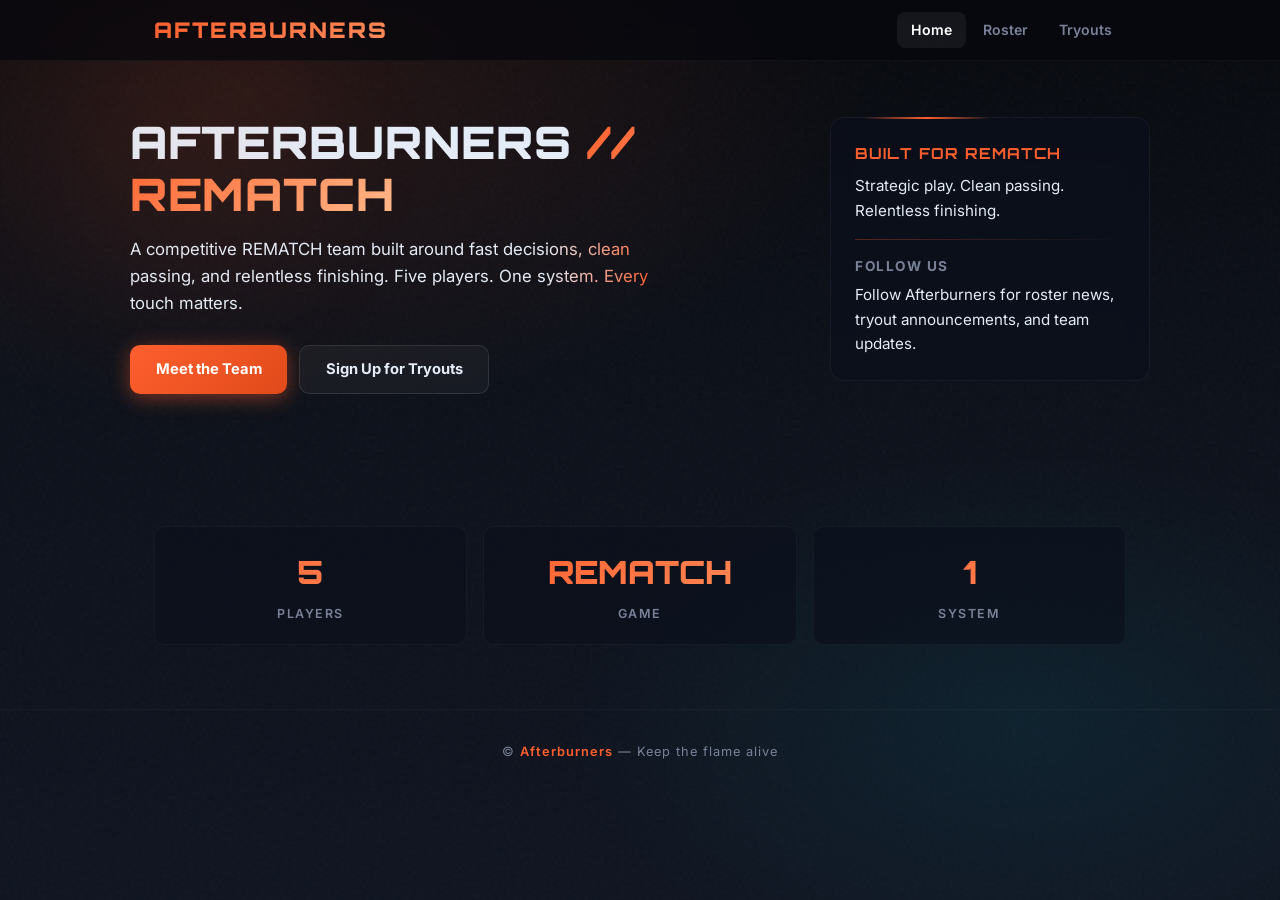
<file: index.html>
<!doctype html>
<html lang="en">
<head>
  <meta charset="utf-8" />
  <meta name="viewport" content="width=device-width,initial-scale=1" />
  <title>Afterburners — REMATCH Esports</title>
  <link rel="stylesheet" href="styles.css" />
</head>
<body>
  <header class="site-header">
    <div class="container">
      <h1 class="logo">Afterburners</h1>
      <nav class="main-nav">
        <a href="index.html" class="active">Home</a>
        <a href="roster.html">Roster</a>
        <a href="tryouts.html">Tryouts</a>
      </nav>
    </div>
  </header>

  <main class="container hero">
    <section class="hero-section">
      <div style="position:relative">
        <div class="glow-orb" style="width:200px;height:200px;background:rgba(255,95,46,0.08);top:-60px;left:-40px;animation-delay:0s"></div>
      </div>
      <h2>Afterburners <span>// REMATCH</span></h2>
      <p class="hero-shimmer">A competitive REMATCH team built around fast decisions, clean passing, and relentless finishing. Five players. One system. Every touch matters.</p>
      <p class="cta-row">
        <a class="btn primary" href="roster.html">Meet the Team</a>
        <a class="btn outline" href="tryouts.html">Sign Up for Tryouts</a>
      </p>
    </section>

    <aside class="panel">
      <h3>Built for REMATCH</h3>
      <p>Strategic play. Clean passing. Relentless finishing.</p>
      <hr />
      <h4>Follow Us</h4>
      <p>Follow Afterburners for roster news, tryout announcements, and team updates.</p>
    </aside>
  </main>

  <section class="container">
    <div class="stats-bar">
      <div class="stat-card">
        <div class="number">5</div>
        <div class="label">Players</div>
      </div>
      <div class="stat-card">
        <div class="number">REMATCH</div>
        <div class="label">Game</div>
      </div>
      <div class="stat-card">
        <div class="number">1</div>
        <div class="label">System</div>
      </div>
    </div>
  </section>

  <footer class="site-footer">
    <div class="container">
      <small>&copy; <span class="footer-accent">Afterburners</span> &mdash; Keep the flame alive</small>
    </div>
  </footer>
</body>
</html>
</file>
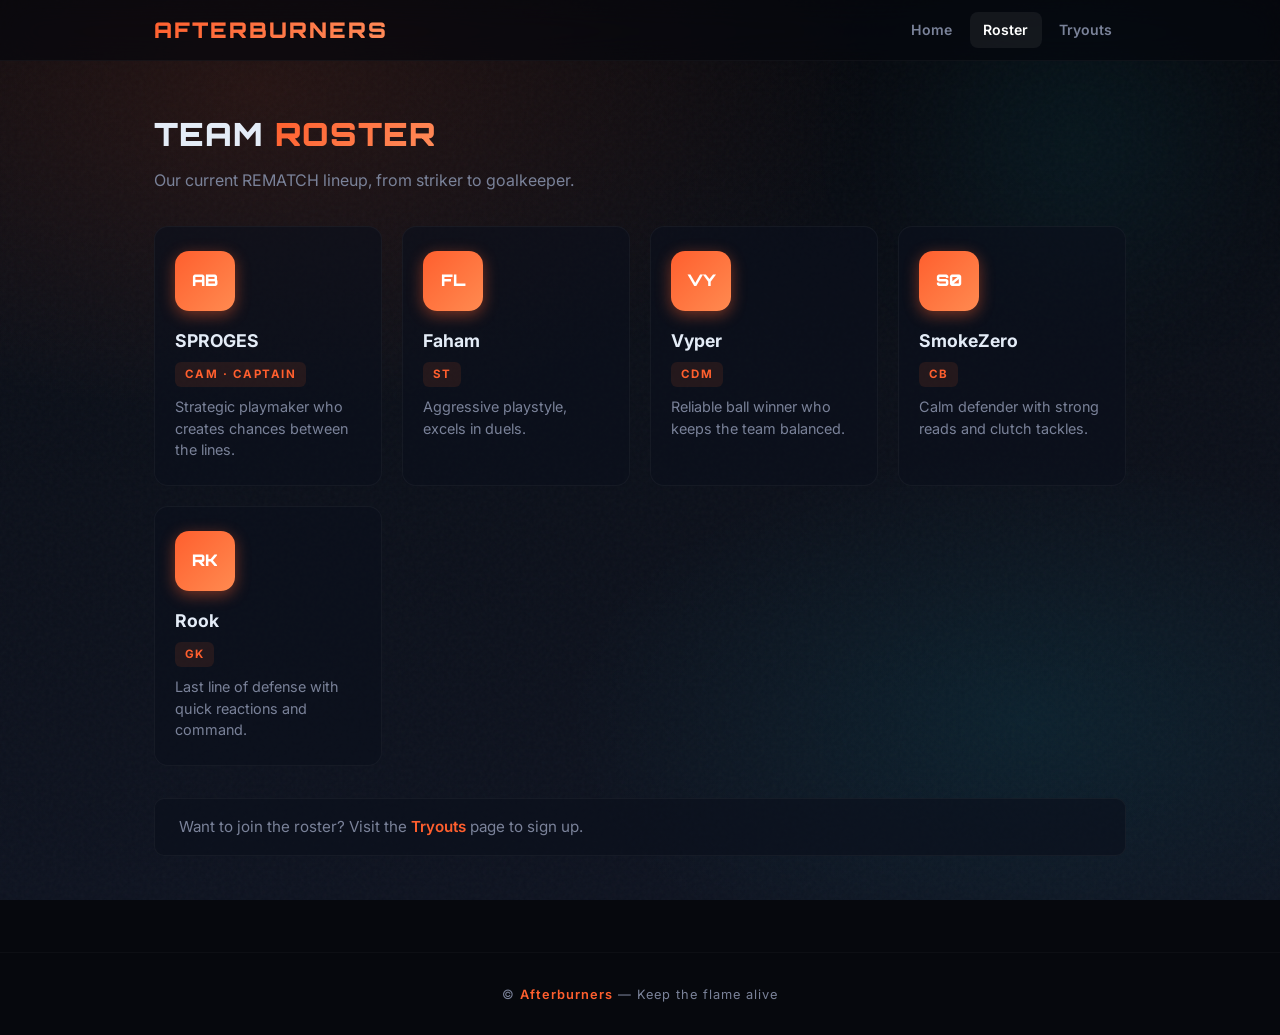
<file: roster.html>
<!doctype html>
<html lang="en">
<head>
  <meta charset="utf-8" />
  <meta name="viewport" content="width=device-width,initial-scale=1" />
  <title>Afterburners — REMATCH Roster</title>
  <link rel="stylesheet" href="styles.css" />
</head>
<body>
  <header class="site-header">
    <div class="container">
      <h1 class="logo">Afterburners</h1>
      <nav class="main-nav">
        <a href="index.html">Home</a>
        <a href="roster.html" class="active">Roster</a>
        <a href="tryouts.html">Tryouts</a>
      </nav>
    </div>
  </header>

  <main class="container" style="padding-top:3rem;padding-bottom:2rem">
    <div style="position:relative">
      <div class="glow-orb" style="width:260px;height:260px;background:rgba(0,229,255,0.06);top:-100px;right:-80px;animation-delay:1s"></div>
    </div>
    <h2 class="section-title">Team <span>Roster</span></h2>
    <p class="section-sub">Our current REMATCH lineup, from striker to goalkeeper.</p>

    <section class="roster-grid">
      <article class="player-card">
        <div class="avatar">AB</div>
        <h3>SPROGES</h3>
        <div class="role-tag">CAM &middot; Captain</div>
        <p>Strategic playmaker who creates chances between the lines.</p>
      </article>

      <article class="player-card">
        <div class="avatar">FL</div>
        <h3>Faham</h3>
        <div class="role-tag">ST</div>
        <p>Aggressive playstyle, excels in duels.</p>
      </article>

      <article class="player-card">
        <div class="avatar">VY</div>
        <h3>Vyper</h3>
        <div class="role-tag">CDM</div>
        <p>Reliable ball winner who keeps the team balanced.</p>
      </article>

      <article class="player-card">
        <div class="avatar">S0</div>
        <h3>SmokeZero</h3>
        <div class="role-tag">CB</div>
        <p>Calm defender with strong reads and clutch tackles.</p>
      </article>

      <article class="player-card">
        <div class="avatar">RK</div>
        <h3>Rook</h3>
        <div class="role-tag">GK</div>
        <p>Last line of defense with quick reactions and command.</p>
      </article>
    </section>

    <p class="note">Want to join the roster? Visit the <a href="tryouts.html">Tryouts</a> page to sign up.</p>
  </main>

  <footer class="site-footer">
    <div class="container">
      <small>&copy; <span class="footer-accent">Afterburners</span> &mdash; Keep the flame alive</small>
    </div>
  </footer>
</body>
</html>
</file>
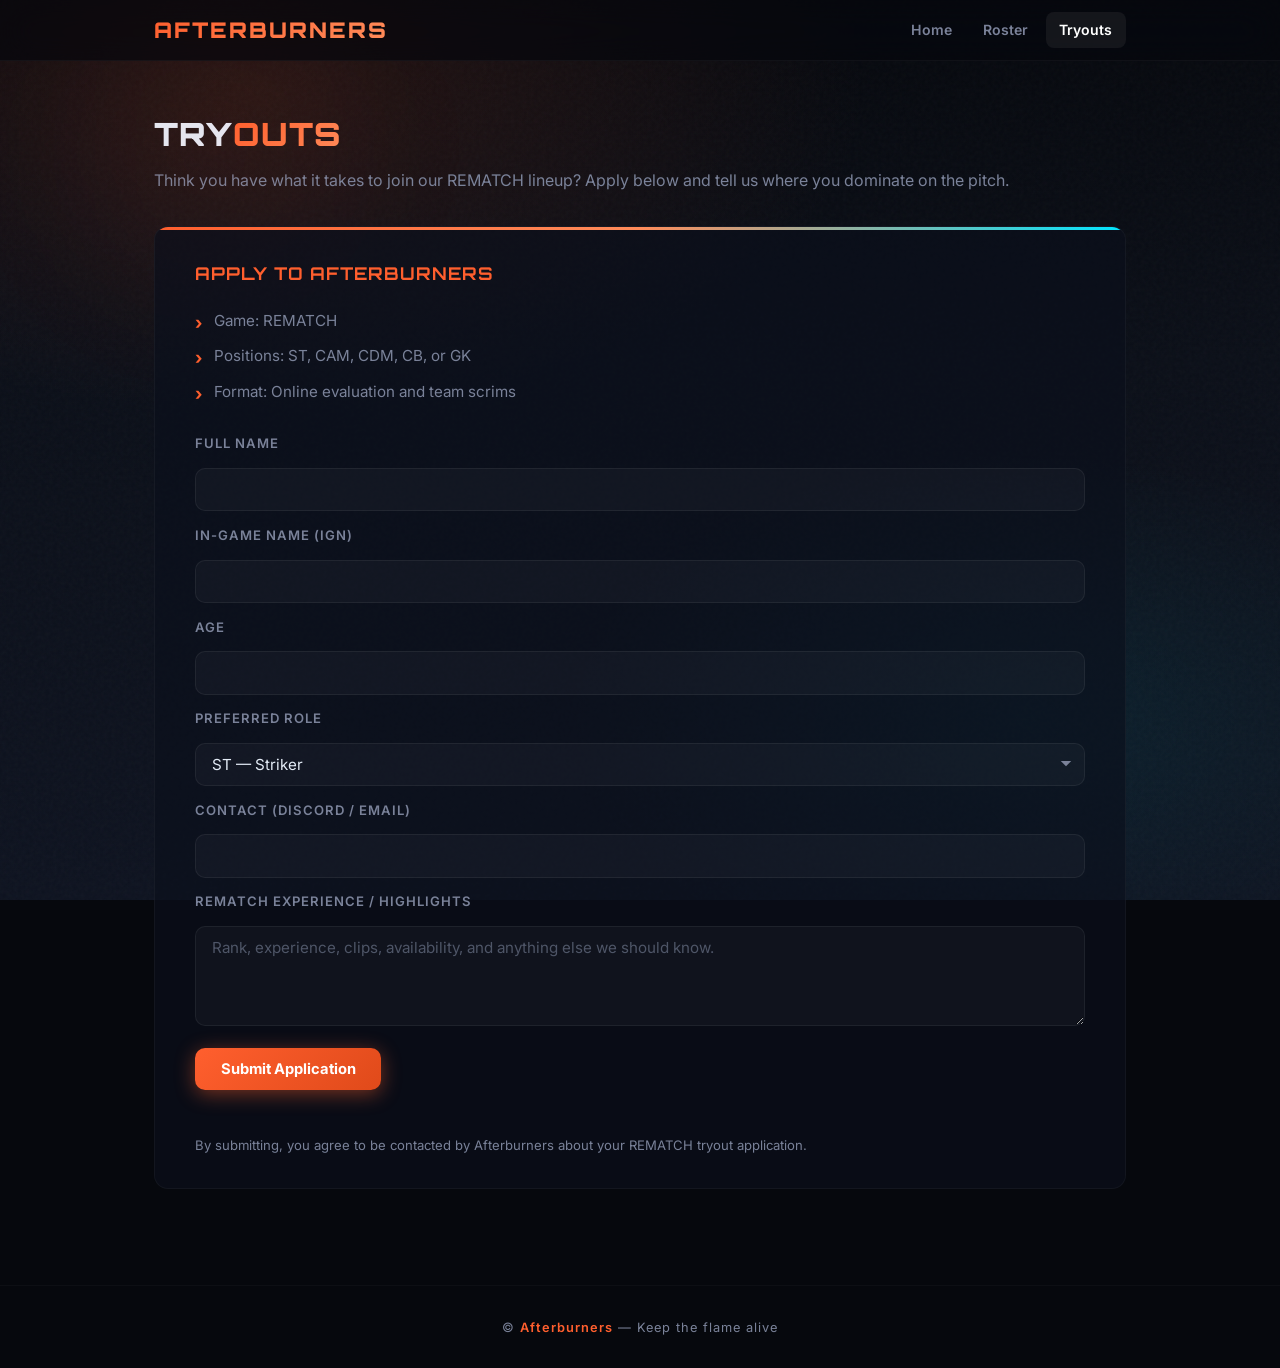
<file: tryouts.html>
<!doctype html>
<html lang="en">
<head>
  <meta charset="utf-8" />
  <meta name="viewport" content="width=device-width,initial-scale=1" />
  <title>Afterburners — REMATCH Tryouts</title>
  <link rel="stylesheet" href="styles.css" />
</head>
<body>
  <header class="site-header">
    <div class="container">
      <h1 class="logo">Afterburners</h1>
      <nav class="main-nav">
        <a href="index.html">Home</a>
        <a href="roster.html">Roster</a>
        <a href="tryouts.html" class="active">Tryouts</a>
      </nav>
    </div>
  </header>

  <main class="container" style="padding-top:3rem;padding-bottom:2rem">
    <div style="position:relative">
      <div class="glow-orb" style="width:240px;height:240px;background:rgba(255,95,46,0.06);top:-80px;left:-60px;animation-delay:0.5s"></div>
    </div>
    <h2 class="section-title">Try<span>outs</span></h2>
    <p class="section-sub">Think you have what it takes to join our REMATCH lineup? Apply below and tell us where you dominate on the pitch.</p>

    <section class="tryout-panel">
      <h3>Apply to Afterburners</h3>
      <ul>
        <li>Game: REMATCH</li>
        <li>Positions: ST, CAM, CDM, CB, or GK</li>
        <li>Format: Online evaluation and team scrims</li>
      </ul>

      <form id="tryoutForm" class="tryout-form" action="https://formsubmit.co/ajax/Plutomydog1a@gmail.com" method="POST">
        <input type="hidden" name="_subject" value="New Afterburners REMATCH tryout application" />
        <input type="hidden" name="_captcha" value="false" />
        <input type="text" name="_honey" class="honeypot" tabindex="-1" autocomplete="off" />
        <label for="name">Full name</label>
        <input id="name" name="name" required />

        <label for="ign">In-game name (IGN)</label>
        <input id="ign" name="ign" required />

        <label for="age">Age</label>
        <input id="age" name="age" type="number" min="13" />

        <label for="role">Preferred role</label>
        <select id="role" name="role">
          <option>ST — Striker</option>
          <option>CAM — Attacking Midfielder</option>
          <option>CDM — Defensive Midfielder</option>
          <option>CB — Center Back</option>
          <option>GK — Goalkeeper</option>
        </select>

        <label for="contact">Contact (Discord / Email)</label>
        <input id="contact" name="contact" required />

        <label for="notes">REMATCH experience / highlights</label>
        <textarea id="notes" name="notes" rows="4" placeholder="Rank, experience, clips, availability, and anything else we should know."></textarea>

        <button type="submit" class="btn primary">Submit Application</button>
        <div id="tryoutMessage" class="form-message" aria-live="polite"></div>
      </form>

      <p class="small">By submitting, you agree to be contacted by Afterburners about your REMATCH tryout application.</p>
    </section>
  </main>

  <script src="main.js"></script>
  <footer class="site-footer">
    <div class="container">
      <small>&copy; <span class="footer-accent">Afterburners</span> &mdash; Keep the flame alive</small>
    </div>
  </footer>
</body>
</html>
</file>
<file: styles.css>
/* Afterburners REMATCH Esports — Modern Flashy Redesign */

@import url('https://fonts.googleapis.com/css2?family=Orbitron:wght@500;700;900&family=Inter:wght@400;500;600;700&display=swap');

/* ── tokens ──────────────────────────────────────────── */
:root {
  --bg: #06080d;
  --bg2: #0b0f18;
  --card: rgba(12, 16, 28, 0.65);
  --glass: rgba(255,255,255,0.04);
  --glass-hi: rgba(255,255,255,0.08);
  --accent: #ff5f2e;
  --accent2: #ff8c5a;
  --glow: rgba(255,95,46,0.45);
  --cyan: #00e5ff;
  --muted: #7a8299;
  --text: #e4ecf7;
  --white: #fff;
  --radius: 14px;
  --radius-sm: 10px;
}

/* ── reset & base ────────────────────────────────────── */
*, *::before, *::after { box-sizing: border-box; margin: 0; padding: 0; }

html { scroll-behavior: smooth; }

body {
  font-family: 'Inter', system-ui, Segoe UI, Roboto, sans-serif;
  background: var(--bg);
  color: var(--text);
  line-height: 1.6;
  overflow-x: hidden;
  min-height: 100vh;
}

/* animated background mesh */
body::before {
  content: '';
  position: fixed;
  inset: 0;
  z-index: -2;
  background:
    radial-gradient(ellipse 80% 60% at 20% 10%, rgba(255,95,46,0.12) 0%, transparent 60%),
    radial-gradient(ellipse 60% 50% at 80% 80%, rgba(0,229,255,0.07) 0%, transparent 60%),
    linear-gradient(180deg, #06080d 0%, #0b0f18 40%, #0e1320 100%);
}

/* subtle grain overlay */
body::after {
  content: '';
  position: fixed;
  inset: 0;
  z-index: -1;
  background-image: url("data:image/svg+xml,%3Csvg viewBox='0 0 256 256' xmlns='http://www.w3.org/2000/svg'%3E%3Cfilter id='noise'%3E%3CfeTurbulence type='fractalNoise' baseFrequency='0.9' numOctaves='4' stitchTiles='stitch'/%3E%3C/filter%3E%3Crect width='100%25' height='100%25' filter='url(%23noise)' opacity='0.03'/%3E%3C/svg%3E");
  pointer-events: none;
}

/* ── layout ──────────────────────────────────────────── */
.container { max-width: 1020px; margin: 0 auto; padding: 0 1.5rem; }

/* ── header ──────────────────────────────────────────── */
.site-header {
  position: sticky;
  top: 0;
  z-index: 100;
  background: rgba(6,8,13,0.72);
  -webkit-backdrop-filter: blur(18px) saturate(1.4);
  backdrop-filter: blur(18px) saturate(1.4);
  border-bottom: 1px solid rgba(255,255,255,0.04);
}
.site-header .container {
  display: flex;
  align-items: center;
  justify-content: space-between;
  height: 60px;
}

.logo {
  font-family: 'Orbitron', 'Inter', sans-serif;
  font-size: 1.35rem;
  font-weight: 900;
  letter-spacing: 2px;
  text-transform: uppercase;
  background: linear-gradient(135deg, var(--accent), var(--accent2));
  -webkit-background-clip: text;
  background-clip: text;
  -webkit-text-fill-color: transparent;
}

.main-nav { display: flex; align-items: center; gap: 0.25rem; }
.main-nav a {
  color: var(--muted);
  text-decoration: none;
  font-size: 0.88rem;
  font-weight: 600;
  padding: 0.4rem 0.85rem;
  border-radius: 8px;
  transition: all 0.25s ease;
  position: relative;
}
.main-nav a:hover,
.main-nav a.active {
  color: var(--white);
  background: rgba(255,255,255,0.06);
}
.main-nav a::after {
  content: '';
  position: absolute;
  bottom: 2px;
  left: 50%;
  width: 0;
  height: 2px;
  background: var(--accent);
  border-radius: 2px;
  transition: all 0.3s ease;
  transform: translateX(-50%);
}
.main-nav a:hover::after { width: 60%; }

/* ── hero ────────────────────────────────────────────── */
.hero {
  display: grid;
  grid-template-columns: 1fr 320px;
  gap: 2rem;
  padding: 3.5rem 0 4rem;
  align-items: start;
}

.hero-section h2 {
  font-family: 'Orbitron', 'Inter', sans-serif;
  font-size: clamp(1.8rem, 4vw, 2.8rem);
  font-weight: 900;
  letter-spacing: 1px;
  line-height: 1.15;
  margin-bottom: 1rem;
  text-transform: uppercase;
}
.hero-section h2 span {
  display: inline;
  background: linear-gradient(135deg, var(--accent), var(--accent2), #ffba8c);
  -webkit-background-clip: text;
  background-clip: text;
  -webkit-text-fill-color: transparent;
}

.hero-section p {
  font-size: 1.05rem;
  color: var(--muted);
  max-width: 520px;
  margin-bottom: 1.75rem;
}

/* ── cta buttons ─────────────────────────────────────── */
.cta-row { display: flex; gap: 0.75rem; flex-wrap: wrap; }

.btn {
  display: inline-flex;
  align-items: center;
  justify-content: center;
  font-family: 'Inter', sans-serif;
  font-size: 0.92rem;
  font-weight: 700;
  padding: 0.75rem 1.6rem;
  border-radius: var(--radius-sm);
  text-decoration: none;
  border: none;
  cursor: pointer;
  transition: all 0.3s cubic-bezier(.25,.8,.25,1);
  position: relative;
  overflow: hidden;
}
.btn::before {
  content: '';
  position: absolute;
  inset: 0;
  background: linear-gradient(135deg, rgba(255,255,255,0.15), transparent);
  opacity: 0;
  transition: opacity 0.3s;
}
.btn:hover::before { opacity: 1; }

.btn.primary,
.btn:not(.outline) {
  background: linear-gradient(135deg, var(--accent), #e04a1a);
  color: var(--white);
  box-shadow: 0 4px 20px var(--glow), 0 0 0 0 var(--glow);
}
.btn.primary:hover,
.btn:not(.outline):hover {
  transform: translateY(-2px);
  box-shadow: 0 6px 30px var(--glow), 0 0 40px rgba(255,95,46,0.2);
}
.btn.primary:active,
.btn:not(.outline):active { transform: translateY(0); }

.btn.outline {
  background: var(--glass);
  border: 1px solid rgba(255,255,255,0.1);
  color: var(--text);
  -webkit-backdrop-filter: blur(8px);
  backdrop-filter: blur(8px);
}
.btn.outline:hover {
  background: var(--glass-hi);
  border-color: rgba(255,255,255,0.18);
  transform: translateY(-2px);
}

/* ── side panel ──────────────────────────────────────── */
.panel {
  background: var(--card);
  border: 1px solid rgba(255,255,255,0.05);
  border-radius: var(--radius);
  padding: 1.5rem;
  -webkit-backdrop-filter: blur(12px);
  backdrop-filter: blur(12px);
  position: relative;
  transition: border-color 0.3s;
}
.panel:hover { border-color: rgba(255,95,46,0.2); }
.panel h3 {
  font-family: 'Orbitron', 'Inter', sans-serif;
  font-size: 0.95rem;
  font-weight: 700;
  letter-spacing: 1px;
  text-transform: uppercase;
  color: var(--accent);
  margin-bottom: 0.5rem;
}
.panel h4 {
  font-size: 0.85rem;
  font-weight: 700;
  text-transform: uppercase;
  letter-spacing: 1.5px;
  color: var(--muted);
  margin-bottom: 0.35rem;
}
.panel p { font-size: 0.95rem; }
.panel hr {
  border: none;
  height: 1px;
  background: linear-gradient(90deg, rgba(255,95,46,0.3), transparent);
  margin: 1rem 0;
}
.panel::before {
  content: '';
  position: absolute;
  top: -1px;
  left: 2rem;
  width: 40%;
  height: 2px;
  background: linear-gradient(90deg, transparent, var(--accent), transparent);
  border-radius: 2px;
}

/* ── stats bar ───────────────────────────────────────── */
.stats-bar {
  display: grid;
  grid-template-columns: repeat(3, 1fr);
  gap: 1rem;
  margin-top: 2.5rem;
}
.stat-card {
  background: var(--card);
  border: 1px solid rgba(255,255,255,0.04);
  border-radius: var(--radius-sm);
  padding: 1.25rem;
  text-align: center;
  transition: all 0.3s ease;
}
.stat-card:hover {
  border-color: rgba(255,95,46,0.25);
  transform: translateY(-3px);
  box-shadow: 0 8px 30px rgba(0,0,0,0.3);
}
.stat-card .number {
  font-family: 'Orbitron', 'Inter', sans-serif;
  font-size: 2rem;
  font-weight: 900;
  background: linear-gradient(135deg, var(--accent), var(--accent2));
  -webkit-background-clip: text;
  background-clip: text;
  -webkit-text-fill-color: transparent;
}
.stat-card .label {
  font-size: 0.78rem;
  font-weight: 600;
  text-transform: uppercase;
  letter-spacing: 1.5px;
  color: var(--muted);
  margin-top: 0.35rem;
}

/* ── roster grid ─────────────────────────────────────── */
.section-title {
  font-family: 'Orbitron', 'Inter', sans-serif;
  font-size: clamp(1.4rem, 3vw, 2rem);
  font-weight: 900;
  letter-spacing: 1px;
  text-transform: uppercase;
  margin-bottom: 0.5rem;
}
.section-title span {
  background: linear-gradient(135deg, var(--accent), var(--accent2));
  -webkit-background-clip: text;
  background-clip: text;
  -webkit-text-fill-color: transparent;
}
.section-sub {
  font-size: 1rem;
  color: var(--muted);
  margin-bottom: 2rem;
}

.roster-grid {
  display: grid;
  grid-template-columns: repeat(auto-fit, minmax(220px, 1fr));
  gap: 1.25rem;
}

.player-card {
  background: var(--card);
  border: 1px solid rgba(255,255,255,0.04);
  border-radius: var(--radius);
  padding: 1.5rem 1.25rem;
  transition: all 0.35s cubic-bezier(.25,.8,.25,1);
  position: relative;
  overflow: hidden;
}
.player-card::before {
  content: '';
  position: absolute;
  top: 0;
  left: 0;
  right: 0;
  height: 3px;
  background: linear-gradient(90deg, var(--accent), var(--accent2), var(--cyan));
  opacity: 0;
  transition: opacity 0.3s;
}
.player-card:hover {
  transform: translateY(-4px);
  border-color: rgba(255,95,46,0.2);
  box-shadow: 0 12px 40px rgba(0,0,0,0.4), 0 0 0 1px rgba(255,95,46,0.1);
}
.player-card:hover::before { opacity: 1; }

.avatar {
  width: 60px;
  height: 60px;
  border-radius: 14px;
  background: linear-gradient(135deg, var(--accent), #ff8a50);
  display: flex;
  align-items: center;
  justify-content: center;
  font-family: 'Orbitron', 'Inter', sans-serif;
  font-weight: 900;
  font-size: 1rem;
  color: var(--white);
  margin-bottom: 1rem;
  box-shadow: 0 4px 15px var(--glow);
  position: relative;
}
.avatar::after {
  content: '';
  position: absolute;
  inset: -2px;
  border-radius: 16px;
  background: linear-gradient(135deg, var(--accent), var(--cyan));
  z-index: -1;
  opacity: 0;
  transition: opacity 0.3s;
}
.player-card:hover .avatar::after { opacity: 0.3; }

.player-card h3 {
  font-family: 'Inter', sans-serif;
  font-size: 1.1rem;
  font-weight: 700;
  margin-bottom: 0.3rem;
}
.player-card .role-tag {
  display: inline-block;
  font-size: 0.72rem;
  font-weight: 700;
  text-transform: uppercase;
  letter-spacing: 1.5px;
  color: var(--accent);
  background: rgba(255,95,46,0.1);
  padding: 0.2rem 0.6rem;
  border-radius: 6px;
  margin-bottom: 0.6rem;
}
.player-card p {
  font-size: 0.9rem;
  color: var(--muted);
  line-height: 1.5;
}

.note {
  margin-top: 2rem;
  padding: 1rem 1.5rem;
  background: var(--card);
  border: 1px solid rgba(255,255,255,0.04);
  border-radius: var(--radius-sm);
  color: var(--muted);
  font-size: 0.95rem;
}
.note a {
  color: var(--accent);
  font-weight: 600;
  text-decoration: none;
  transition: color 0.2s;
}
.note a:hover { color: var(--accent2); }

/* ── tryout form ─────────────────────────────────────── */
.tryout-panel {
  background: var(--card);
  border: 1px solid rgba(255,255,255,0.04);
  border-radius: var(--radius);
  padding: 2rem 2.5rem;
  position: relative;
  overflow: hidden;
}
.tryout-panel::before {
  content: '';
  position: absolute;
  top: 0;
  left: 0;
  right: 0;
  height: 3px;
  background: linear-gradient(90deg, var(--accent), var(--accent2), var(--cyan));
}
.tryout-panel h3 {
  font-family: 'Orbitron', 'Inter', sans-serif;
  font-size: 1.1rem;
  font-weight: 700;
  letter-spacing: 1px;
  text-transform: uppercase;
  color: var(--accent);
  margin-bottom: 1rem;
}
.tryout-panel ul {
  list-style: none;
  margin-bottom: 1.5rem;
}
.tryout-panel li {
  padding: 0.35rem 0;
  color: var(--muted);
  font-size: 0.95rem;
  padding-left: 1.2rem;
  position: relative;
}
.tryout-panel li::before {
  content: '\203A';
  position: absolute;
  left: 0;
  color: var(--accent);
  font-weight: 700;
  font-size: 1.1rem;
}

.tryout-form {
  display: grid;
  gap: 0.85rem;
}
.tryout-form label {
  font-size: 0.82rem;
  font-weight: 600;
  text-transform: uppercase;
  letter-spacing: 1px;
  color: var(--muted);
}
.tryout-form input,
.tryout-form textarea,
.tryout-form select {
  padding: 0.7rem 1rem;
  border-radius: var(--radius-sm);
  border: 1px solid rgba(255,255,255,0.06);
  background: rgba(255,255,255,0.03);
  color: var(--text);
  font-family: 'Inter', sans-serif;
  font-size: 0.95rem;
  transition: all 0.25s ease;
  outline: none;
}
.tryout-form input:focus,
.tryout-form textarea:focus,
.tryout-form select:focus {
  border-color: var(--accent);
  box-shadow: 0 0 0 3px rgba(255,95,46,0.15);
  background: rgba(255,255,255,0.05);
}
.tryout-form input::placeholder,
.tryout-form textarea::placeholder {
  color: rgba(122,130,153,0.6);
}
.tryout-form select {
  appearance: none;
  background-image: url("data:image/svg+xml,%3Csvg xmlns='http://www.w3.org/2000/svg' width='12' height='12' fill='%237a8299' viewBox='0 0 16 16'%3E%3Cpath d='M8 11L1 4h14z'/%3E%3C/svg%3E");
  background-repeat: no-repeat;
  background-position: right 0.75rem center;
  padding-right: 2rem;
}
.tryout-form select option {
  background: #0b0f18;
  color: var(--text);
}
.tryout-form .btn {
  justify-self: start;
  margin-top: 0.5rem;
}

.form-message { margin-top: 0.5rem; font-size: 0.9rem; }
.honeypot { position: absolute; left: -9999px; width: 1px; height: 1px; opacity: 0; }

.small {
  font-size: 0.82rem;
  color: var(--muted);
  margin-top: 1.5rem;
}

/* ── footer ──────────────────────────────────────────── */
.site-footer {
  margin-top: 4rem;
  padding: 1.75rem 0;
  border-top: 1px solid rgba(255,255,255,0.03);
  text-align: center;
}
.site-footer small {
  color: var(--muted);
  font-size: 0.8rem;
  letter-spacing: 1px;
}
.site-footer .footer-accent {
  color: var(--accent);
  font-weight: 600;
}

/* ── animations ──────────────────────────────────────── */
@keyframes fade-up {
  from { opacity: 0; transform: translateY(20px); }
  to { opacity: 1; transform: translateY(0); }
}
.hero-section { animation: fade-up 0.6s ease-out both; }
.panel { animation: fade-up 0.6s ease-out 0.15s both; }

@keyframes card-in {
  from { opacity: 0; transform: translateY(16px) scale(0.97); }
  to { opacity: 1; transform: translateY(0) scale(1); }
}
.player-card { animation: card-in 0.5s ease-out both; }
.player-card:nth-child(1) { animation-delay: 0.05s; }
.player-card:nth-child(2) { animation-delay: 0.1s; }
.player-card:nth-child(3) { animation-delay: 0.15s; }
.player-card:nth-child(4) { animation-delay: 0.2s; }
.player-card:nth-child(5) { animation-delay: 0.25s; }

@keyframes shimmer {
  0% { background-position: -200% center; }
  100% { background-position: 200% center; }
}
.hero-shimmer {
  background: linear-gradient(90deg, var(--text) 40%, var(--accent) 50%, var(--text) 60%);
  background-size: 200% auto;
  -webkit-background-clip: text;
  background-clip: text;
  -webkit-text-fill-color: transparent;
  animation: shimmer 4s linear infinite;
}

/* ── glow orb ────────────────────────────────────────── */
.glow-orb {
  position: absolute;
  border-radius: 50%;
  filter: blur(80px);
  pointer-events: none;
  animation: orb-float 8s ease-in-out infinite alternate;
}
@keyframes orb-float {
  0% { transform: translate(0,0) scale(1); }
  100% { transform: translate(20px,-15px) scale(1.1); }
}

/* ── responsive ──────────────────────────────────────── */
@media (max-width: 820px) {
  .hero { grid-template-columns: 1fr; padding: 2.5rem 0 3rem; }
  .stats-bar { grid-template-columns: repeat(3, 1fr); }
  .main-nav a { padding: 0.35rem 0.6rem; font-size: 0.82rem; }
}
@media (max-width: 520px) {
  .stats-bar { grid-template-columns: 1fr; }
  .roster-grid { grid-template-columns: 1fr; }
  .tryout-panel { padding: 1.25rem; }
  .cta-row { flex-direction: column; }
  .cta-row .btn { width: 100%; justify-content: center; }
}
</file>
